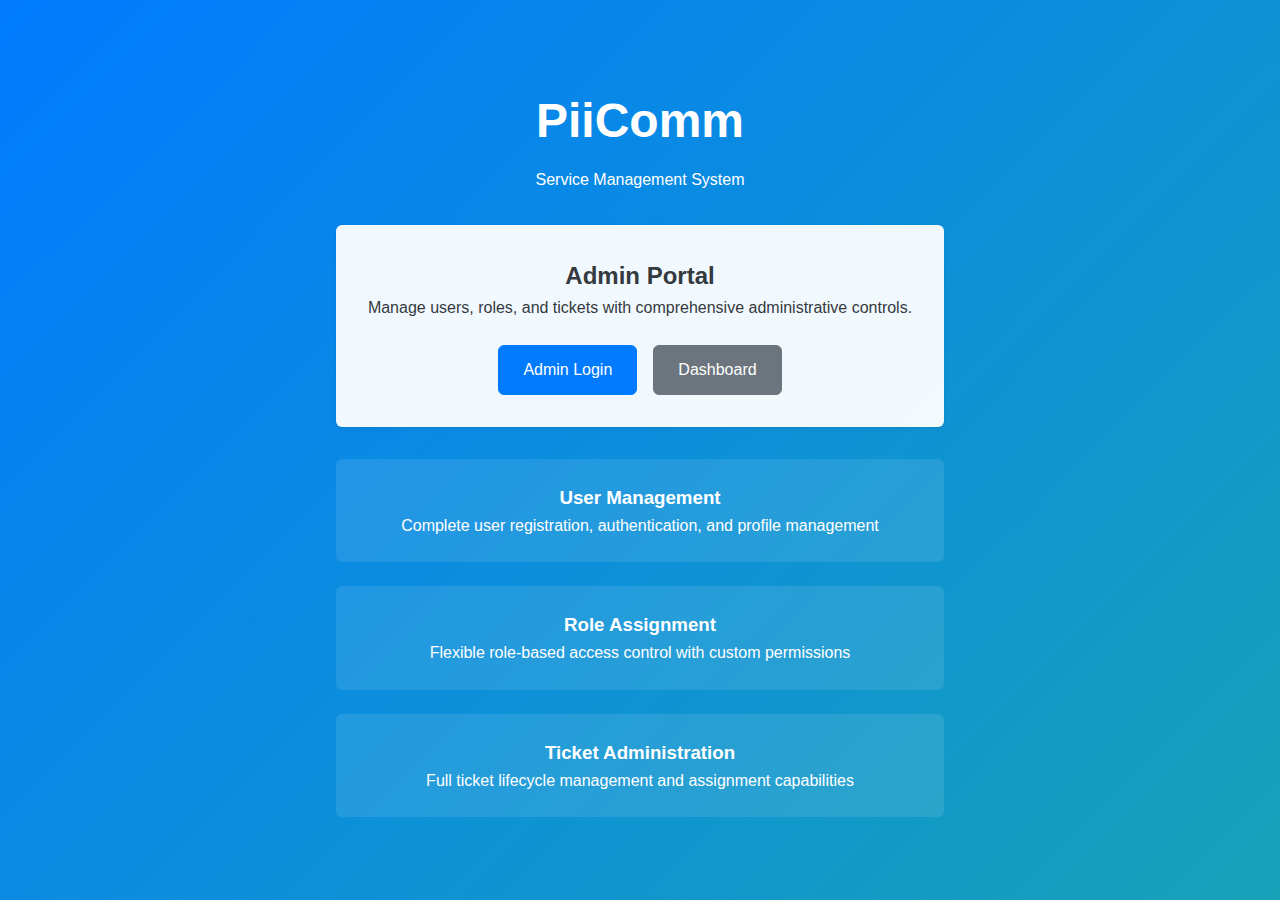
<file: index.html>
<!DOCTYPE html>
<html lang="en">
<head>
    <meta charset="UTF-8">
    <meta name="viewport" content="width=device-width, initial-scale=1.0">
    <title>PiiComm Admin Portal</title>
    <link rel="stylesheet" href="css/styles.css">
</head>
<body>
    <div class="landing-container">
        <div class="landing-content">
            <div class="logo">
                <h1>PiiComm</h1>
                <p>Service Management System</p>
            </div>
            <div class="landing-card">
                <h2>Admin Portal</h2>
                <p>Manage users, roles, and tickets with comprehensive administrative controls.</p>
                <div class="landing-actions">
                    <a href="login.html" class="btn btn-primary">Admin Login</a>
                    <a href="dashboard.html" class="btn btn-secondary">Dashboard</a>
                </div>
            </div>
            <div class="features">
                <div class="feature">
                    <h3>User Management</h3>
                    <p>Complete user registration, authentication, and profile management</p>
                </div>
                <div class="feature">
                    <h3>Role Assignment</h3>
                    <p>Flexible role-based access control with custom permissions</p>
                </div>
                <div class="feature">
                    <h3>Ticket Administration</h3>
                    <p>Full ticket lifecycle management and assignment capabilities</p>
                </div>
            </div>
        </div>
    </div>
    <script src="js/app.js"></script>
</body>
</html>
</file>
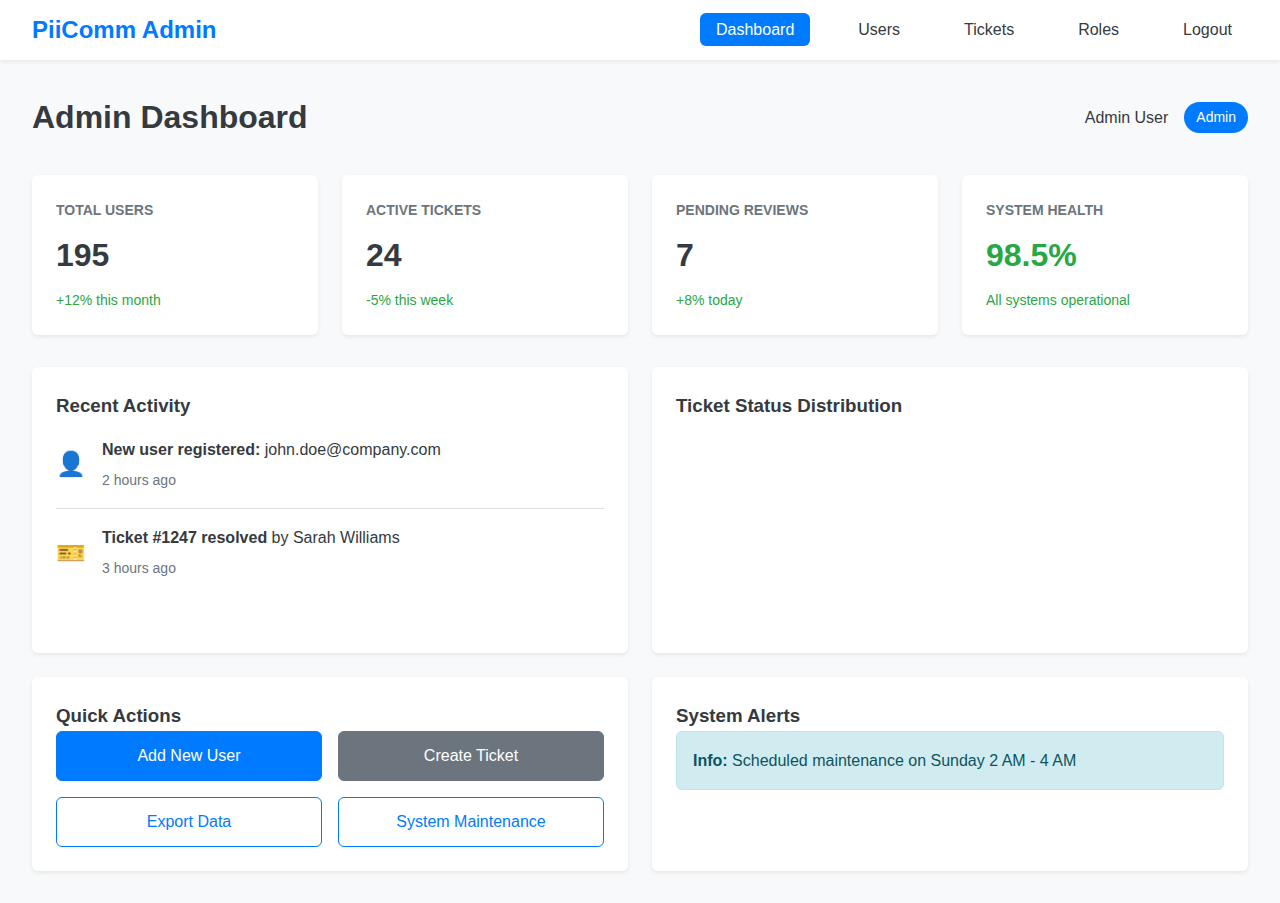
<file: dashboard.html>
<!DOCTYPE html>
<html lang="en">
<head>
    <meta charset="UTF-8">
    <meta name="viewport" content="width=device-width, initial-scale=1.0">
    <title>Dashboard - PiiComm Admin</title>
    <link rel="stylesheet" href="css/styles.css">
</head>
<body>
    <nav class="navbar">
        <div class="nav-brand">
            <h2>PiiComm Admin</h2>
        </div>
        <ul class="nav-menu">
            <li><a href="dashboard.html" class="active">Dashboard</a></li>
            <li><a href="users.html">Users</a></li>
            <li><a href="tickets.html">Tickets</a></li>
            <li><a href="roles.html">Roles</a></li>
            <li><a href="#" id="logoutBtn">Logout</a></li>
        </ul>
        <div class="nav-toggle">☰</div>
    </nav>
    
    <div class="dashboard-container">
        <div class="dashboard-header">
            <h1>Admin Dashboard</h1>
            <div class="user-info">
                <span id="userName">Admin User</span>
                <span id="userRole" class="role-badge">Admin</span>
            </div>
        </div>
        
        <div class="dashboard-stats">
            <div class="stat-card">
                <h3>Total Users</h3>
                <div class="stat-number" id="totalUsers">195</div>
                <div class="stat-change">+12% this month</div>
            </div>
            <div class="stat-card">
                <h3>Active Tickets</h3>
                <div class="stat-number" id="activeTickets">24</div>
                <div class="stat-change">-5% this week</div>
            </div>
            <div class="stat-card">
                <h3>Pending Reviews</h3>
                <div class="stat-number" id="pendingReviews">7</div>
                <div class="stat-change">+8% today</div>
            </div>
            <div class="stat-card">
                <h3>System Health</h3>
                <div class="stat-number health-good">98.5%</div>
                <div class="stat-change">All systems operational</div>
            </div>
        </div>
        
        <div class="dashboard-grid">
            <div class="dashboard-widget">
                <h3>Recent Activity</h3>
                <div id="recentActivity" class="activity-list">
                    <div class="activity-item">
                        <div class="activity-icon">👤</div>
                        <div class="activity-content">
                            <p><strong>New user registered:</strong> john.doe@company.com</p>
                            <span class="activity-time">2 hours ago</span>
                        </div>
                    </div>
                    <div class="activity-item">
                        <div class="activity-icon">🎫</div>
                        <div class="activity-content">
                            <p><strong>Ticket #1247 resolved</strong> by Sarah Williams</p>
                            <span class="activity-time">3 hours ago</span>
                        </div>
                    </div>
                </div>
            </div>
            
            <div class="dashboard-widget">
                <h3>Ticket Status Distribution</h3>
                <div class="chart-placeholder">
                    <canvas id="ticketChart" width="300" height="200"></canvas>
                </div>
            </div>
            
            <div class="dashboard-widget">
                <h3>Quick Actions</h3>
                <div class="quick-actions">
                    <button class="btn btn-primary" onclick="window.location.href='users.html'">
                        Add New User
                    </button>
                    <button class="btn btn-secondary" onclick="window.location.href='tickets.html'">
                        Create Ticket
                    </button>
                    <button class="btn btn-outline" onclick="exportData()">
                        Export Data
                    </button>
                    <button class="btn btn-outline" onclick="systemMaintenance()">
                        System Maintenance
                    </button>
                </div>
            </div>
            
            <div class="dashboard-widget">
                <h3>System Alerts</h3>
                <div id="systemAlerts" class="alerts-container">
                    <div class="alert alert-info">
                        <strong>Info:</strong> Scheduled maintenance on Sunday 2 AM - 4 AM
                    </div>
                </div>
            </div>
        </div>
    </div>
    
    <script src="js/api.js"></script>
    <script src="js/app.js"></script>
</body>
</html>
</file>
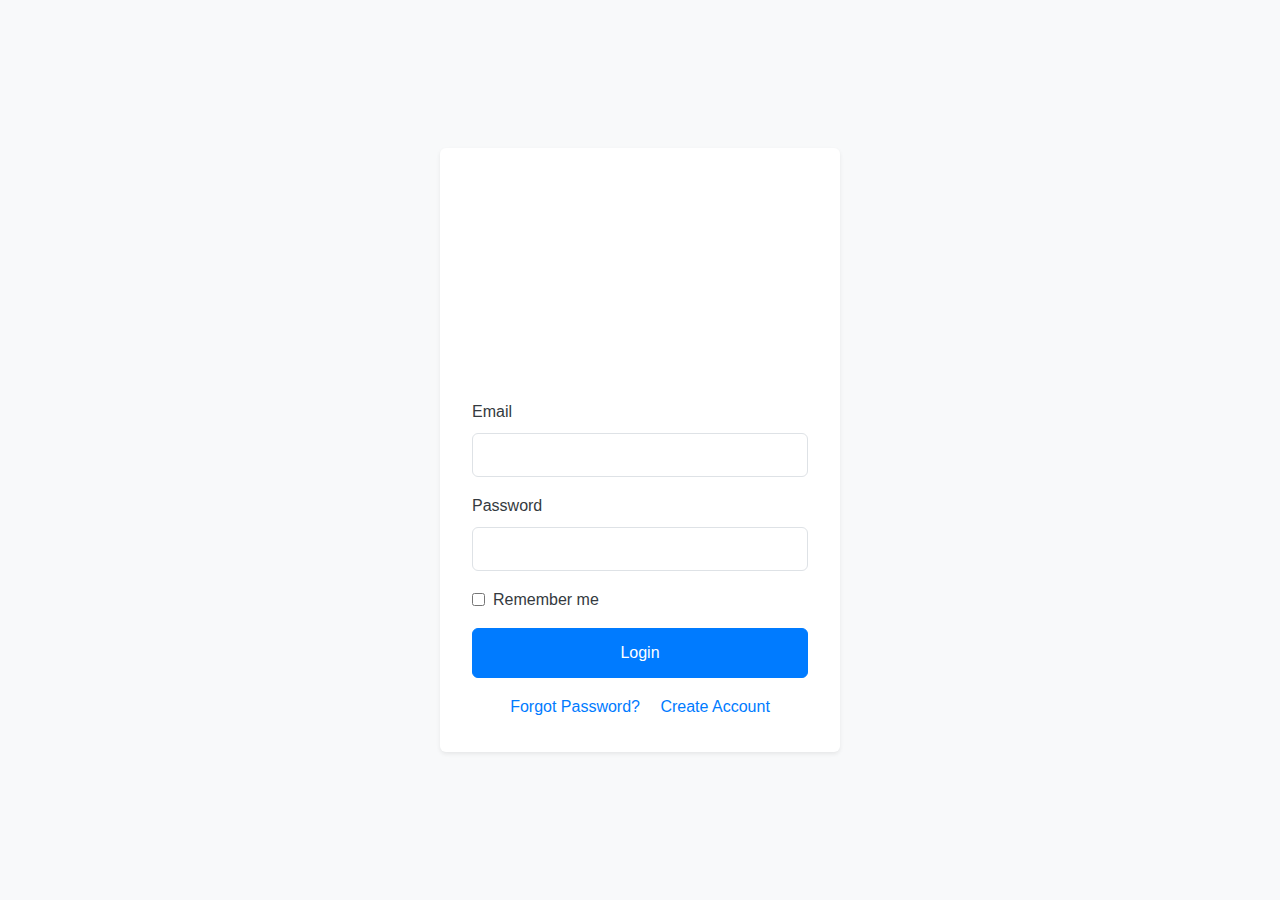
<file: login.html>
<!DOCTYPE html>
<html lang="en">
<head>
    <meta charset="UTF-8">
    <meta name="viewport" content="width=device-width, initial-scale=1.0">
    <title>Login - PiiComm Admin</title>
    <link rel="stylesheet" href="css/styles.css">
</head>
<body>
    <div class="auth-container">
        <div class="auth-card">
            <div class="logo">
                <h1>PiiComm Admin</h1>
                <p>Service Management System</p>
            </div>
            
            <form id="loginForm" class="auth-form">
                <div class="form-group">
                    <label for="email">Email</label>
                    <input type="email" id="email" name="email" required>
                </div>
                <div class="form-group">
                    <label for="password">Password</label>
                    <input type="password" id="password" name="password" required>
                </div>
                <div class="form-group">
                    <label class="checkbox-label">
                        <input type="checkbox" id="remember"> Remember me
                    </label>
                </div>
                <button type="submit" class="btn btn-primary btn-full">Login</button>
            </form>
            
            <div class="auth-links">
                <a href="#" id="forgotPassword">Forgot Password?</a>
                <a href="#" id="createAccount">Create Account</a>
            </div>
            
            <div id="registerForm" class="auth-form hidden">
                <h3>Create Admin Account</h3>
                <div class="form-group">
                    <label for="regName">Full Name</label>
                    <input type="text" id="regName" name="name" required>
                </div>
                <div class="form-group">
                    <label for="regEmail">Email</label>
                    <input type="email" id="regEmail" name="email" required>
                </div>
                <div class="form-group">
                    <label for="regPassword">Password</label>
                    <input type="password" id="regPassword" name="password" required>
                </div>
                <div class="form-group">
                    <label for="regConfirmPassword">Confirm Password</label>
                    <input type="password" id="regConfirmPassword" name="confirmPassword" required>
                </div>
                <div class="form-group">
                    <label for="adminKey">Admin Access Key</label>
                    <input type="password" id="adminKey" name="adminKey" required>
                </div>
                <button type="submit" class="btn btn-primary btn-full">Create Account</button>
                <button type="button" id="backToLogin" class="btn btn-secondary btn-full">Back to Login</button>
            </div>
        </div>
        
        <div id="messageContainer" class="message-container"></div>
    </div>
    
    <script src="js/api.js"></script>
    <script src="js/auth.js"></script>
</body>
</html>
</file>
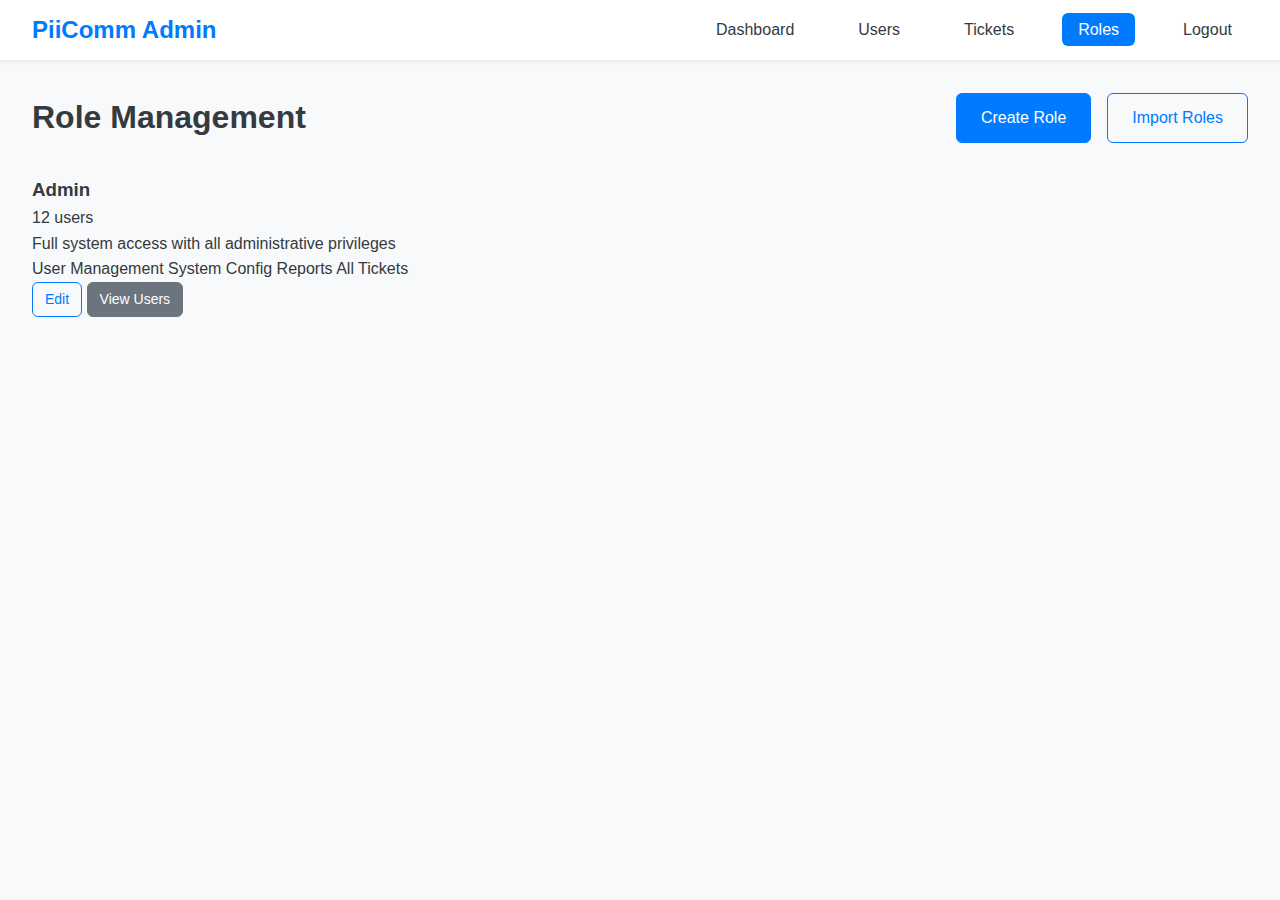
<file: roles.html>
<!DOCTYPE html>
<html lang="en">
<head>
    <meta charset="UTF-8">
    <meta name="viewport" content="width=device-width, initial-scale=1.0">
    <title>Role Management - PiiComm Admin</title>
    <link rel="stylesheet" href="css/styles.css">
</head>
<body>
    <nav class="navbar">
        <div class="nav-brand">
            <h2>PiiComm Admin</h2>
        </div>
        <ul class="nav-menu">
            <li><a href="dashboard.html">Dashboard</a></li>
            <li><a href="users.html">Users</a></li>
            <li><a href="tickets.html">Tickets</a></li>
            <li><a href="roles.html" class="active">Roles</a></li>
            <li><a href="#" id="logoutBtn">Logout</a></li>
        </ul>
        <div class="nav-toggle">☰</div>
    </nav>
    
    <div class="page-container">
        <div class="page-header">
            <h1>Role Management</h1>
            <div class="page-actions">
                <button class="btn btn-primary" id="createRoleBtn">Create Role</button>
                <button class="btn btn-outline" id="importRolesBtn">Import Roles</button>
            </div>
        </div>
        
        <div class="roles-grid">
            <div class="role-card" data-role="admin">
                <div class="role-header">
                    <h3>Admin</h3>
                    <span class="role-users">12 users</span>
                </div>
                <div class="role-description">
                    Full system access with all administrative privileges
                </div>
                <div class="role-permissions">
                    <span class="permission-tag">User Management</span>
                    <span class="permission-tag">System Config</span>
                    <span class="permission-tag">Reports</span>
                    <span class="permission-tag">All Tickets</span>
                </div>
                <div class="role-actions">
                    <button class="btn btn-sm btn-outline" onclick="editRole('admin')">Edit</button>
                    <button class="btn btn-sm btn-secondary" onclick="viewUsers('admin')">View Users</button>
                </div>
            </div>
        </div>
    </div>
    
    <script src="js/api.js"></script>
    <script src="js/roles.js"></script>
</body>
</html>
</file>
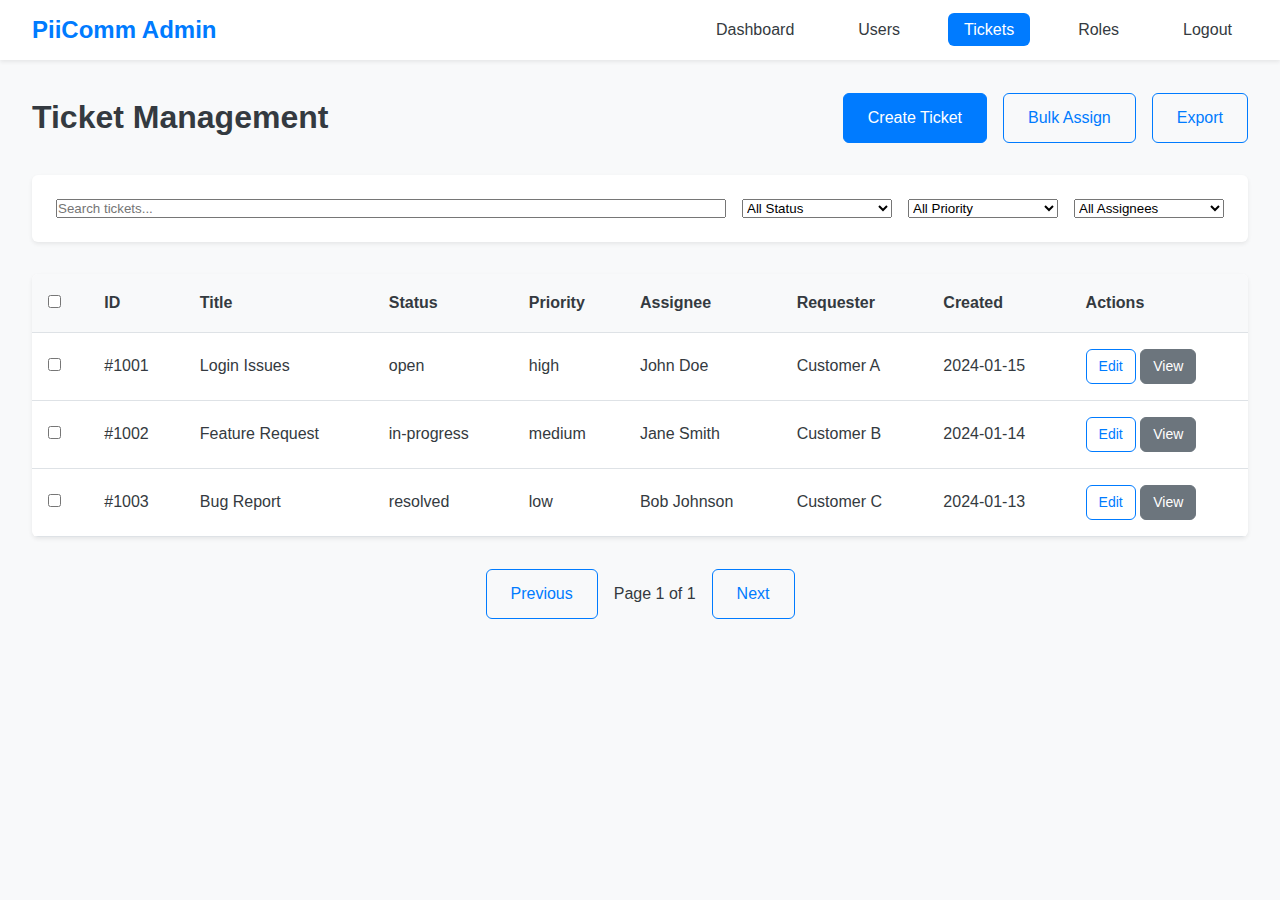
<file: tickets.html>
<!DOCTYPE html>
<html lang="en">
<head>
    <meta charset="UTF-8">
    <meta name="viewport" content="width=device-width, initial-scale=1.0">
    <title>Ticket Management - PiiComm Admin</title>
    <link rel="stylesheet" href="css/styles.css">
</head>
<body>
    <nav class="navbar">
        <div class="nav-brand">
            <h2>PiiComm Admin</h2>
        </div>
        <ul class="nav-menu">
            <li><a href="dashboard.html">Dashboard</a></li>
            <li><a href="users.html">Users</a></li>
            <li><a href="tickets.html" class="active">Tickets</a></li>
            <li><a href="roles.html">Roles</a></li>
            <li><a href="#" id="logoutBtn">Logout</a></li>
        </ul>
        <div class="nav-toggle">☰</div>
    </nav>
    
    <div class="page-container">
        <div class="page-header">
            <h1>Ticket Management</h1>
            <div class="page-actions">
                <button class="btn btn-primary" id="createTicketBtn">Create Ticket</button>
                <button class="btn btn-outline" id="bulkAssignBtn">Bulk Assign</button>
                <button class="btn btn-outline" id="exportTicketsBtn">Export</button>
            </div>
        </div>
        
        <div class="filters-bar">
            <div class="filter-group">
                <input type="text" id="searchTickets" placeholder="Search tickets..." class="search-input">
                <select id="statusFilter" class="filter-select">
                    <option value="">All Status</option>
                    <option value="open">Open</option>
                    <option value="in-progress">In Progress</option>
                    <option value="resolved">Resolved</option>
                    <option value="closed">Closed</option>
                </select>
                <select id="priorityFilter" class="filter-select">
                    <option value="">All Priority</option>
                    <option value="low">Low</option>
                    <option value="medium">Medium</option>
                    <option value="high">High</option>
                    <option value="urgent">Urgent</option>
                </select>
                <select id="assigneeFilter" class="filter-select">
                    <option value="">All Assignees</option>
                    <option value="unassigned">Unassigned</option>
                </select>
            </div>
        </div>
        
        <div class="table-container">
            <table class="data-table" id="ticketsTable">
                <thead>
                    <tr>
                        <th><input type="checkbox" id="selectAll"></th>
                        <th>ID</th>
                        <th>Title</th>
                        <th>Status</th>
                        <th>Priority</th>
                        <th>Assignee</th>
                        <th>Requester</th>
                        <th>Created</th>
                        <th>Actions</th>
                    </tr>
                </thead>
                <tbody id="ticketsTableBody">
                    <!-- Tickets will be dynamically loaded here -->
                </tbody>
            </table>
        </div>
        
        <div class="pagination">
            <button id="prevPage" class="btn btn-outline">Previous</button>
            <span id="pageInfo">Page 1 of 1</span>
            <button id="nextPage" class="btn btn-outline">Next</button>
        </div>
    </div>
    
    <script src="js/api.js"></script>
    <script src="js/tickets.js"></script>
</body>
</html>
</file>
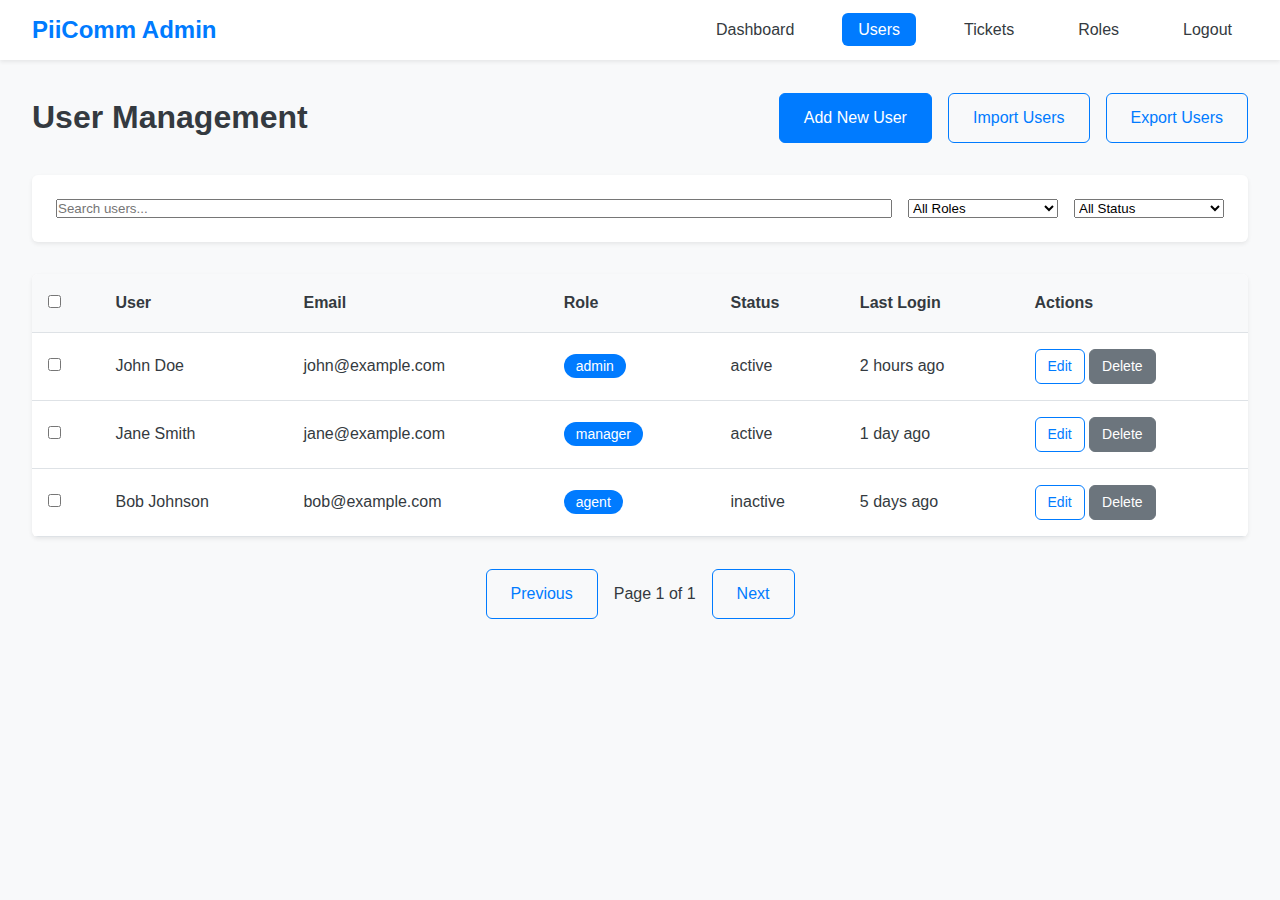
<file: users.html>
<!DOCTYPE html>
<html lang="en">
<head>
    <meta charset="UTF-8">
    <meta name="viewport" content="width=device-width, initial-scale=1.0">
    <title>User Management - PiiComm Admin</title>
    <link rel="stylesheet" href="css/styles.css">
</head>
<body>
    <nav class="navbar">
        <div class="nav-brand">
            <h2>PiiComm Admin</h2>
        </div>
        <ul class="nav-menu">
            <li><a href="dashboard.html">Dashboard</a></li>
            <li><a href="users.html" class="active">Users</a></li>
            <li><a href="tickets.html">Tickets</a></li>
            <li><a href="roles.html">Roles</a></li>
            <li><a href="#" id="logoutBtn">Logout</a></li>
        </ul>
        <div class="nav-toggle">☰</div>
    </nav>
    
    <div class="page-container">
        <div class="page-header">
            <h1>User Management</h1>
            <div class="page-actions">
                <button class="btn btn-primary" id="addUserBtn">Add New User</button>
                <button class="btn btn-outline" id="importUsersBtn">Import Users</button>
                <button class="btn btn-outline" id="exportUsersBtn">Export Users</button>
            </div>
        </div>
        
        <div class="filters-bar">
            <div class="filter-group">
                <input type="text" id="searchUsers" placeholder="Search users..." class="search-input">
                <select id="roleFilter" class="filter-select">
                    <option value="">All Roles</option>
                    <option value="admin">Admin</option>
                    <option value="manager">Manager</option>
                    <option value="agent">Agent</option>
                    <option value="user">User</option>
                </select>
                <select id="statusFilter" class="filter-select">
                    <option value="">All Status</option>
                    <option value="active">Active</option>
                    <option value="inactive">Inactive</option>
                    <option value="pending">Pending</option>
                </select>
            </div>
        </div>
        
        <div class="table-container">
            <table class="data-table" id="usersTable">
                <thead>
                    <tr>
                        <th><input type="checkbox" id="selectAll"></th>
                        <th>User</th>
                        <th>Email</th>
                        <th>Role</th>
                        <th>Status</th>
                        <th>Last Login</th>
                        <th>Actions</th>
                    </tr>
                </thead>
                <tbody id="usersTableBody">
                    <!-- Users will be dynamically loaded here -->
                </tbody>
            </table>
        </div>
        
        <div class="pagination">
            <button id="prevPage" class="btn btn-outline">Previous</button>
            <span id="pageInfo">Page 1 of 1</span>
            <button id="nextPage" class="btn btn-outline">Next</button>
        </div>
    </div>
    
    <script src="js/api.js"></script>
    <script src="js/users.js"></script>
</body>
</html>
</file>
<file: css/styles.css>
/* PiiComm Admin Portal Styles */
:root {
  --primary-color: #007bff;
  --secondary-color: #6c757d;
  --success-color: #28a745;
  --danger-color: #dc3545;
  --warning-color: #ffc107;
  --info-color: #17a2b8;
  --light-color: #f8f9fa;
  --dark-color: #343a40;
  --border-color: #dee2e6;
  --shadow: 0 0.125rem 0.25rem rgba(0, 0, 0, 0.075);
  --border-radius: 0.375rem;
  --transition: all 0.2s ease-in-out;
}

* {
  margin: 0;
  padding: 0;
  box-sizing: border-box;
}

body {
  font-family: -apple-system, BlinkMacSystemFont, 'Segoe UI', Roboto, 'Helvetica Neue', Arial, sans-serif;
  line-height: 1.6;
  color: var(--dark-color);
  background-color: var(--light-color);
}

/* Landing Page */
.landing-container {
  min-height: 100vh;
  display: flex;
  align-items: center;
  justify-content: center;
  background: linear-gradient(135deg, var(--primary-color), var(--info-color));
}

.landing-content {
  max-width: 1200px;
  padding: 2rem;
  text-align: center;
}

.logo {
  color: white;
  margin-bottom: 2rem;
}

.logo h1 {
  font-size: 3rem;
  margin-bottom: 0.5rem;
}

.landing-card {
  background: rgba(255, 255, 255, 0.95);
  padding: 2rem;
  border-radius: var(--border-radius);
  box-shadow: var(--shadow);
  margin-bottom: 2rem;
}

.landing-actions {
  display: flex;
  gap: 1rem;
  justify-content: center;
  margin-top: 1.5rem;
}

.features {
  display: grid;
  grid-template-columns: repeat(auto-fit, minmax(300px, 1fr));
  gap: 1.5rem;
  margin-top: 2rem;
}

.feature {
  background: rgba(255, 255, 255, 0.1);
  padding: 1.5rem;
  border-radius: var(--border-radius);
  color: white;
}

/* Authentication */
.auth-container {
  min-height: 100vh;
  display: flex;
  align-items: center;
  justify-content: center;
  background: var(--light-color);
}

.auth-card {
  width: 100%;
  max-width: 400px;
  background: white;
  padding: 2rem;
  border-radius: var(--border-radius);
  box-shadow: var(--shadow);
}

.auth-form {
  margin-top: 1.5rem;
}

.auth-links {
  text-align: center;
  margin-top: 1rem;
}

.auth-links a {
  color: var(--primary-color);
  text-decoration: none;
  margin: 0 0.5rem;
}

/* Navigation */
.navbar {
  background: white;
  box-shadow: var(--shadow);
  padding: 0 2rem;
  display: flex;
  align-items: center;
  justify-content: space-between;
  height: 60px;
}

.nav-brand h2 {
  color: var(--primary-color);
}

.nav-menu {
  display: flex;
  list-style: none;
  gap: 2rem;
}

.nav-menu a {
  text-decoration: none;
  color: var(--dark-color);
  padding: 0.5rem 1rem;
  border-radius: var(--border-radius);
  transition: var(--transition);
}

.nav-menu a:hover,
.nav-menu a.active {
  background: var(--primary-color);
  color: white;
}

.nav-toggle {
  display: none;
  font-size: 1.5rem;
  cursor: pointer;
}

/* Dashboard */
.dashboard-container {
  padding: 2rem;
}

.dashboard-header {
  display: flex;
  justify-content: space-between;
  align-items: center;
  margin-bottom: 2rem;
}

.user-info {
  display: flex;
  align-items: center;
  gap: 1rem;
}

.role-badge {
  background: var(--primary-color);
  color: white;
  padding: 0.25rem 0.75rem;
  border-radius: 1rem;
  font-size: 0.875rem;
}

.dashboard-stats {
  display: grid;
  grid-template-columns: repeat(auto-fit, minmax(250px, 1fr));
  gap: 1.5rem;
  margin-bottom: 2rem;
}

.stat-card {
  background: white;
  padding: 1.5rem;
  border-radius: var(--border-radius);
  box-shadow: var(--shadow);
}

.stat-card h3 {
  color: var(--secondary-color);
  font-size: 0.875rem;
  text-transform: uppercase;
  margin-bottom: 0.5rem;
}

.stat-number {
  font-size: 2rem;
  font-weight: bold;
  color: var(--dark-color);
}

.stat-change {
  font-size: 0.875rem;
  color: var(--success-color);
  margin-top: 0.5rem;
}

.health-good {
  color: var(--success-color);
}

.dashboard-grid {
  display: grid;
  grid-template-columns: repeat(auto-fit, minmax(400px, 1fr));
  gap: 1.5rem;
}

.dashboard-widget {
  background: white;
  padding: 1.5rem;
  border-radius: var(--border-radius);
  box-shadow: var(--shadow);
}

/* Page Layout */
.page-container {
  padding: 2rem;
}

.page-header {
  display: flex;
  justify-content: space-between;
  align-items: center;
  margin-bottom: 2rem;
}

.page-actions {
  display: flex;
  gap: 1rem;
}

/* Filters */
.filters-bar {
  background: white;
  padding: 1.5rem;
  border-radius: var(--border-radius);
  box-shadow: var(--shadow);
  margin-bottom: 2rem;
}

.filter-group {
  display: flex;
  gap: 1rem;
  flex-wrap: wrap;
  align-items: center;
}

.search-input {
  flex: 1;
  min-width: 250px;
}

.filter-select {
  min-width: 150px;
}

/* Tables */
.table-container {
  background: white;
  border-radius: var(--border-radius);
  box-shadow: var(--shadow);
  overflow-x: auto;
  margin-bottom: 2rem;
}

.data-table {
  width: 100%;
  border-collapse: collapse;
}

.data-table th,
.data-table td {
  padding: 1rem;
  text-align: left;
  border-bottom: 1px solid var(--border-color);
}

.data-table th {
  background: var(--light-color);
  font-weight: 600;
  position: sticky;
  top: 0;
}

.data-table tr:hover {
  background: var(--light-color);
}

/* Forms */
.form-group {
  margin-bottom: 1rem;
}

.form-group label {
  display: block;
  margin-bottom: 0.5rem;
  font-weight: 500;
}

.form-group input,
.form-group select,
.form-group textarea {
  width: 100%;
  padding: 0.75rem;
  border: 1px solid var(--border-color);
  border-radius: var(--border-radius);
  font-size: 1rem;
  transition: var(--transition);
}

.form-group input:focus,
.form-group select:focus,
.form-group textarea:focus {
  outline: none;
  border-color: var(--primary-color);
  box-shadow: 0 0 0 0.125rem rgba(0, 123, 255, 0.25);
}

.form-row {
  display: grid;
  grid-template-columns: 1fr 1fr;
  gap: 1rem;
}

.checkbox-label {
  display: flex !important;
  align-items: center;
  gap: 0.5rem;
  margin-bottom: 0.5rem !important;
}

.checkbox-label input {
  width: auto !important;
}

/* Buttons */
.btn {
  display: inline-block;
  padding: 0.75rem 1.5rem;
  font-size: 1rem;
  font-weight: 500;
  text-align: center;
  text-decoration: none;
  border: 1px solid transparent;
  border-radius: var(--border-radius);
  cursor: pointer;
  transition: var(--transition);
  line-height: 1.5;
}

.btn-primary {
  background: var(--primary-color);
  border-color: var(--primary-color);
  color: white;
}

.btn-primary:hover {
  background: #0056b3;
  border-color: #0056b3;
}

.btn-secondary {
  background: var(--secondary-color);
  border-color: var(--secondary-color);
  color: white;
}

.btn-outline {
  background: transparent;
  border-color: var(--primary-color);
  color: var(--primary-color);
}

.btn-outline:hover {
  background: var(--primary-color);
  color: white;
}

.btn-full {
  width: 100%;
}

.btn-sm {
  padding: 0.375rem 0.75rem;
  font-size: 0.875rem;
}

/* Activity List */
.activity-list {
  max-height: 300px;
  overflow-y: auto;
}

.activity-item {
  display: flex;
  align-items: center;
  gap: 1rem;
  padding: 1rem 0;
  border-bottom: 1px solid var(--border-color);
}

.activity-item:last-child {
  border-bottom: none;
}

.activity-icon {
  font-size: 1.5rem;
}

.activity-content p {
  margin: 0;
  margin-bottom: 0.25rem;
}

.activity-time {
  font-size: 0.875rem;
  color: var(--secondary-color);
}

/* Quick Actions */
.quick-actions {
  display: grid;
  grid-template-columns: repeat(auto-fit, minmax(180px, 1fr));
  gap: 1rem;
}

/* Alerts */
.alerts-container .alert {
  padding: 1rem;
  border-radius: var(--border-radius);
  margin-bottom: 1rem;
}

.alert-info {
  background: #d1ecf1;
  border: 1px solid #bee5eb;
  color: #0c5460;
}

/* Pagination */
.pagination {
  display: flex;
  justify-content: center;
  align-items: center;
  gap: 1rem;
  margin-top: 2rem;
}

/* Message Container */
.message-container {
  position: fixed;
  top: 1rem;
  right: 1rem;
  z-index: 1001;
}

.message {
  background: white;
  padding: 1rem;
  border-radius: var(--border-radius);
  box-shadow: var(--shadow);
  margin-bottom: 0.5rem;
  border-left: 4px solid var(--primary-color);
}

.message.success {
  border-left-color: var(--success-color);
}

.message.error {
  border-left-color: var(--danger-color);
}

/* Utilities */
.hidden {
  display: none !important;
}

.text-center {
  text-align: center;
}

.text-muted {
  color: var(--secondary-color);
}

/* Responsive Design */
@media (max-width: 768px) {
  .nav-toggle {
    display: block;
  }
  
  .nav-menu {
    display: none;
    position: absolute;
    top: 60px;
    left: 0;
    right: 0;
    background: white;
    flex-direction: column;
    padding: 1rem 2rem;
    box-shadow: var(--shadow);
  }
  
  .nav-menu.active {
    display: flex;
  }
  
  .form-row {
    grid-template-columns: 1fr;
  }
  
  .page-header {
    flex-direction: column;
    gap: 1rem;
    align-items: flex-start;
  }
  
  .page-actions {
    width: 100%;
    flex-direction: column;
  }
  
  .filter-group {
    flex-direction: column;
    align-items: stretch;
  }
  
  .dashboard-stats {
    grid-template-columns: 1fr;
  }
  
  .dashboard-grid {
    grid-template-columns: 1fr;
  }
  
  .landing-actions {
    flex-direction: column;
  }
  
  .features {
    grid-template-columns: 1fr;
  }
}
</file>
